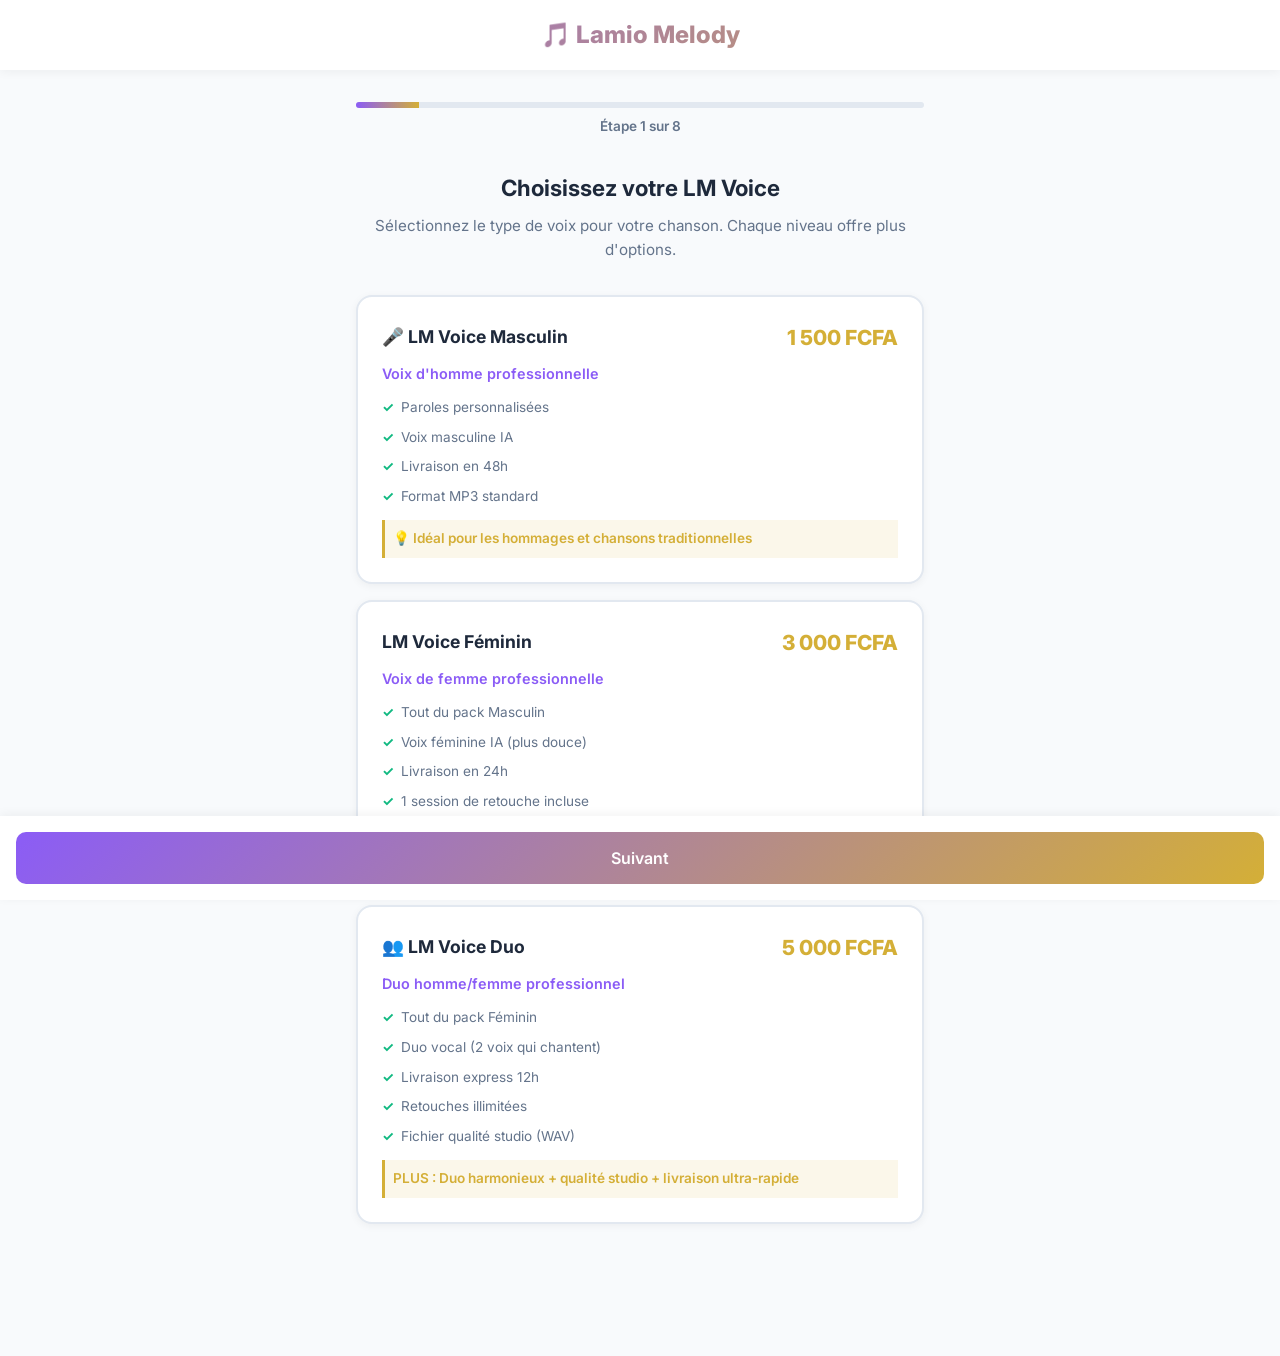
<file: commande.html>
<!DOCTYPE html>
<html lang="fr">
<head>
    <meta charset="UTF-8">
    <meta name="viewport" content="width=device-width, initial-scale=1.0">
    <title>Créer ma chanson - Lamio Melody</title>
    <link href="https://fonts.googleapis.com/css2?family=Inter:wght@400;500;600;700&display=swap" rel="stylesheet">
    <style>
        :root {
            --primary: #8b5cf6;
            --primary-dark: #7c3aed;
            --gold: #d4af37;
            --bg: #f8fafc;
            --card: #ffffff;
            --text: #1e293b;
            --text-light: #64748b;
            --border: #e2e8f0;
            --error: #ef4444;
            --success: #10b981;
        }

        * { margin: 0; padding: 0; box-sizing: border-box; font-family: 'Inter', sans-serif; }
        
        body { background: var(--bg); color: var(--text); line-height: 1.6; padding-bottom: 100px; }

        header { background: var(--card); padding: 1rem; text-align: center; box-shadow: 0 2px 10px rgba(0,0,0,0.05); position: sticky; top: 0; z-index: 100; }
        header h1 { font-size: 1.5rem; font-weight: 800; background: linear-gradient(135deg, var(--primary), var(--gold)); -webkit-background-clip: text; -webkit-text-fill-color: transparent; }

        .container { max-width: 600px; margin: 2rem auto; padding: 0 1rem; }

        .progress-container { margin-bottom: 2rem; }
        .progress-bar { height: 6px; background: var(--border); border-radius: 10px; overflow: hidden; }
        .progress-fill { height: 100%; background: linear-gradient(90deg, var(--primary), var(--gold)); width: 12.5%; transition: width 0.4s ease; }
        .step-indicator { text-align: center; margin-top: 0.5rem; font-size: 0.85rem; color: var(--text-light); font-weight: 600; }

        .step { display: none; animation: fadeIn 0.3s ease; }
        .step.active { display: block; }
        @keyframes fadeIn { from { opacity: 0; transform: translateY(10px); } to { opacity: 1; transform: translateY(0); } }

        h2 { font-size: 1.4rem; margin-bottom: 0.5rem; text-align: center; }
        .subtitle { text-align: center; color: var(--text-light); margin-bottom: 2rem; font-size: 0.95rem; }

        .grid-choices { display: grid; grid-template-columns: repeat(2, 1fr); gap: 0.75rem; margin-bottom: 1.5rem; }
        .choice-btn {
            background: var(--card); border: 2px solid var(--border); border-radius: 12px; padding: 1rem;
            text-align: center; cursor: pointer; transition: all 0.2s; font-weight: 500; font-size: 0.95rem;
            display: flex; flex-direction: column; align-items: center; gap: 0.5rem;
        }
        .choice-btn:hover { border-color: var(--primary); }
        .choice-btn.selected { border-color: var(--primary); background: #f3f0ff; color: var(--primary-dark); font-weight: 700; }
        .choice-btn .icon { font-size: 1.5rem; }

        .form-group { margin-bottom: 1.5rem; }
        label { display: block; font-weight: 600; margin-bottom: 0.5rem; font-size: 0.95rem; }
        .required::after { content: " *"; color: var(--error); }
        .optional { font-weight: 400; color: var(--text-light); font-size: 0.85rem; }
        
        input[type="text"], input[type="number"], input[type="email"], input[type="tel"], textarea, select {
            width: 100%; padding: 0.875rem; border: 2px solid var(--border); border-radius: 10px;
            font-size: 1rem; transition: border 0.2s; background: var(--card);
        }
        input:focus, textarea:focus, select:focus { outline: none; border-color: var(--primary); }
        textarea { resize: vertical; min-height: 100px; }
        .helper { font-size: 0.8rem; color: var(--text-light); margin-top: 0.25rem; }

        .autre-field { display: none; margin-top: 1rem; animation: fadeIn 0.3s; }
        .autre-field.visible { display: block; }

        /* Cartes d'offres améliorées */
        .offer-card {
            background: var(--card); border: 2px solid var(--border); border-radius: 16px; padding: 1.5rem;
            margin-bottom: 1rem; cursor: pointer; transition: all 0.3s; position: relative;
            box-shadow: 0 2px 8px rgba(0,0,0,0.05);
        }
        .offer-card:hover { transform: translateY(-3px); box-shadow: 0 8px 20px rgba(0,0,0,0.1); }
        .offer-card.selected { border-color: var(--gold); background: linear-gradient(135deg, #fffdf5, #fff); box-shadow: 0 8px 25px rgba(212, 175, 55, 0.3); }
        .offer-card.selected::after {
            content: "✓ Choisi";
            position: absolute;
            top: 10px;
            right: 10px;
            background: var(--gold);
            color: white;
            padding: 0.25rem 0.75rem;
            border-radius: 20px;
            font-size: 0.75rem;
            font-weight: 700;
        }
        .offer-header { display: flex; justify-content: space-between; align-items: center; margin-bottom: 0.5rem; }
        .offer-title { font-weight: 700; font-size: 1.1rem; display: flex; align-items: center; gap: 0.5rem; }
        .offer-price { font-weight: 800; color: var(--gold); font-size: 1.3rem; }
        .offer-voice { font-size: 0.9rem; color: var(--primary); font-weight: 600; margin-bottom: 0.5rem; }
        .offer-features { list-style: none; font-size: 0.85rem; color: var(--text-light); }
        .offer-features li { padding: 0.25rem 0; }
        .offer-features li::before { content: "✓ "; color: var(--success); font-weight: bold; margin-right: 0.25rem; }
        .offer-plus { 
            background: rgba(212, 175, 55, 0.1); 
            border-left: 3px solid var(--gold); 
            padding: 0.5rem; 
            margin-top: 0.5rem; 
            font-size: 0.85rem; 
            font-weight: 600;
            color: var(--gold);
        }

        .nav-buttons { position: fixed; bottom: 0; left: 0; right: 0; background: var(--card); padding: 1rem; display: flex; gap: 1rem; box-shadow: 0 -2px 10px rgba(0,0,0,0.05); z-index: 90; }
        .btn { flex: 1; padding: 1rem; border: none; border-radius: 10px; font-weight: 600; font-size: 1rem; cursor: pointer; transition: all 0.2s; }
        .btn-secondary { background: var(--border); color: var(--text); }
        .btn-primary { background: linear-gradient(135deg, var(--primary), var(--gold)); color: white; }
        .btn-primary:hover { opacity: 0.9; transform: translateY(-2px); }
        .btn:disabled { opacity: 0.5; cursor: not-allowed; }

        .summary-card { background: var(--card); border-radius: 16px; padding: 1.5rem; box-shadow: 0 4px 20px rgba(0,0,0,0.05); border-left: 5px solid var(--gold); margin-bottom: 1.5rem; }
        .summary-row { display: flex; justify-content: space-between; padding: 0.75rem 0; border-bottom: 1px solid var(--border); }
        .summary-row:last-child { border-bottom: none; }
        .summary-label { font-weight: 600; color: var(--text-light); font-size: 0.9rem; }
        .summary-value { font-weight: 600; color: var(--text); text-align: right; max-width: 60%; }

        .error-msg { color: var(--error); font-size: 0.85rem; margin-top: 0.5rem; display: none; }
        .error-msg.visible { display: block; }

        @media (max-width: 480px) {
            .grid-choices { grid-template-columns: 1fr 1fr; }
            .container { margin: 1rem auto; }
            .offer-price { font-size: 1.1rem; }
        }
    </style>
</head>
<body>

<header>
    <h1>🎵 Lamio Melody</h1>
</header>

<div class="container">
    <div class="progress-container">
        <div class="progress-bar"><div class="progress-fill" id="progressFill"></div></div>
        <div class="step-indicator" id="stepIndicator">Étape 1 sur 8</div>
    </div>

    <!-- ÉTAPE 1 : CHOISIR L'OFFRE/LM VOICE (NOUVELLE ÉTAPE 1) -->
    <div class="step active" id="step1">
        <h2>Choisissez votre LM Voice</h2>
        <p class="subtitle">Sélectionnez le type de voix pour votre chanson. Chaque niveau offre plus d'options.</p>
        
        <div class="offer-card" data-value="LM Voice Masculin - 1500 FCFA" data-prix="1500">
            <div class="offer-header">
                <span class="offer-title">🎤 LM Voice Masculin</span>
                <span class="offer-price">1 500 FCFA</span>
            </div>
            <div class="offer-voice">Voix d'homme professionnelle</div>
            <ul class="offer-features">
                <li>Paroles personnalisées</li>
                <li>Voix masculine IA</li>
                <li>Livraison en 48h</li>
                <li>Format MP3 standard</li>
            </ul>
            <div class="offer-plus">💡 Idéal pour les hommages et chansons traditionnelles</div>
        </div>

        <div class="offer-card" data-value="LM Voice Féminin - 3000 FCFA" data-prix="3000">
            <div class="offer-header">
                <span class="offer-title"> LM Voice Féminin</span>
                <span class="offer-price">3 000 FCFA</span>
            </div>
            <div class="offer-voice">Voix de femme professionnelle</div>
            <ul class="offer-features">
                <li>Tout du pack Masculin</li>
                <li>Voix féminine IA (plus douce)</li>
                <li>Livraison en 24h</li>
                <li>1 session de retouche incluse</li>
            </ul>
            <div class="offer-plus">✨ PLUS : Livraison 2x plus rapide + retouches possibles</div>
        </div>

        <div class="offer-card" data-value="LM Voice Duo - 5000 FCFA" data-prix="5000">
            <div class="offer-header">
                <span class="offer-title">👥 LM Voice Duo</span>
                <span class="offer-price">5 000 FCFA</span>
            </div>
            <div class="offer-voice">Duo homme/femme professionnel</div>
            <ul class="offer-features">
                <li>Tout du pack Féminin</li>
                <li>Duo vocal (2 voix qui chantent)</li>
                <li>Livraison express 12h</li>
                <li>Retouches illimitées</li>
                <li>Fichier qualité studio (WAV)</li>
            </ul>
            <div class="offer-plus"> PLUS : Duo harmonieux + qualité studio + livraison ultra-rapide</div>
        </div>
        <div class="error-msg" id="errorOffre">Veuillez choisir une offre LM Voice.</div>
    </div>

    <!-- ÉTAPE 2 : L'OCCASION -->
    <div class="step" id="step2">
        <h2>Quel type de chanson ?</h2>
        <p class="subtitle">Choisissez l'occasion pour laquelle vous créez cette chanson.</p>
        
        <div class="grid-choices" id="occasionGrid">
            <div class="choice-btn" data-value="Déclaration d'amour"><span class="icon">❤️</span>Déclaration</div>
            <div class="choice-btn" data-value="Pour mon/ma partenaire"><span class="icon">💕</span>Partenaire</div>
            <div class="choice-btn" data-value="Mariage"><span class="icon">💍</span>Mariage</div>
            <div class="choice-btn" data-value="Anniversaire"><span class="icon">🎂</span>Anniversaire</div>
            <div class="choice-btn" data-value="Naissance"><span class="icon"></span>Naissance</div>
            <div class="choice-btn" data-value="Gospel"><span class="icon">🙏</span>Gospel</div>
            <div class="choice-btn" data-value="Réussite / Diplôme"><span class="icon">🎓</span>Réussite</div>
            <div class="choice-btn" data-value="Famille"><span class="icon">👨‍👩</span>Famille</div>
            <div class="choice-btn" data-value="Hommage"><span class="icon">🕊️</span>Hommage</div>
            <div class="choice-btn" data-value="Surprise"><span class="icon">🎁</span>Surprise</div>
            <div class="choice-btn" data-value="Noël"><span class="icon"></span>Noël</div>
            <div class="choice-btn" data-value="Autre" id="btnAutreOccasion"><span class="icon">✨</span>Autre</div>
        </div>
        <div class="autre-field" id="fieldAutreOccasion">
            <label>Précisez l'occasion <span class="optional">(optionnel)</span></label>
            <input type="text" id="inputAutreOccasion" placeholder="Ex: Départ à la retraite...">
        </div>
    </div>

    <!-- ÉTAPE 3 : LA PERSONNE -->
    <div class="step" id="step3">
        <h2>Pour qui est cette chanson ?</h2>
        <p class="subtitle">Parlez-nous de la personne qui va la recevoir.</p>

        <div class="form-group">
            <label class="required">Prénom</label>
            <input type="text" id="prenom" placeholder="Ex: Grâce">
            <div class="error-msg" id="errorPrenom">Le prénom est obligatoire.</div>
        </div>

        <div class="form-group">
            <label class="required">Relation</label>
            <div class="grid-choices" id="relationGrid">
                <div class="choice-btn" data-value="Ma femme">Ma femme</div>
                <div class="choice-btn" data-value="Mon mari">Mon mari</div>
                <div class="choice-btn" data-value="Ma copine">Ma copine</div>
                <div class="choice-btn" data-value="Mon copain">Mon copain</div>
                <div class="choice-btn" data-value="Ma mère">Ma mère</div>
                <div class="choice-btn" data-value="Mon père">Mon père</div>
                <div class="choice-btn" data-value="Mon frère">Mon frère</div>
                <div class="choice-btn" data-value="Ma sœur">Ma sœur</div>
                <div class="choice-btn" data-value="Mon ami(e)">Mon ami(e)</div>
                <div class="choice-btn" data-value="Mon enfant">Mon enfant</div>
                <div class="choice-btn" data-value="Moi-même">Moi-même</div>
                <div class="choice-btn" data-value="Autre" id="btnAutreRelation">Autre</div>
            </div>
            <div class="autre-field" id="fieldAutreRelation">
                <input type="text" id="inputAutreRelation" placeholder="Précisez la relation...">
            </div>
        </div>

        <div class="form-group">
            <label>Surnom <span class="optional">(optionnel)</span></label>
            <input type="text" id="surnom" placeholder="Ex: Mon cœur, Champion...">
        </div>

        <div class="form-group">
            <label>Âge <span class="optional">(optionnel)</span></label>
            <input type="number" id="age" placeholder="Ex: 25">
        </div>
    </div>

    <!-- ÉTAPE 4 : L'HISTOIRE -->
    <div class="step" id="step4">
        <h2>L'histoire de votre chanson</h2>
        <p class="subtitle">C'est ici que nous trouvons l'inspiration pour les paroles.</p>

        <div class="form-group">
            <label class="required">Pourquoi souhaitez-vous lui offrir cette chanson ?</label>
            <textarea id="pourquoi" placeholder="Ex: Pour lui montrer à quel point elle compte pour moi..."></textarea>
            <div class="error-msg" id="errorPourquoi">Ce champ est obligatoire.</div>
        </div>

        <div class="form-group">
            <label>Quel est votre plus beau souvenir ensemble ? <span class="optional">(optionnel mais conseillé)</span></label>
            <textarea id="souvenir" placeholder="Ex: Notre rencontre à la plage de Nangui..."></textarea>
        </div>

        <div class="form-group">
            <label class="required">Que voulez-vous absolument lui dire ?</label>
            <textarea id="message" placeholder="Ex: Je t'aime plus que tout, merci d'être là..."></textarea>
            <div class="error-msg" id="errorMessage">Ce champ est obligatoire.</div>
        </div>
    </div>

    <!-- ÉTAPE 5 : ÉMOTIONS -->
    <div class="step" id="step5">
        <h2>Le ton de la chanson</h2>
        <p class="subtitle">Quelle émotion doit ressortir à l'écoute ?</p>

        <div class="grid-choices" id="tonGrid">
            <div class="choice-btn" data-value="Romantique"><span class="icon">❤️</span>Romantique</div>
            <div class="choice-btn" data-value="Joyeux"><span class="icon">😊</span>Joyeux</div>
            <div class="choice-btn" data-value="Émouvant"><span class="icon">😭</span>Émouvant</div>
            <div class="choice-btn" data-value="Spirituel"><span class="icon">🙏</span>Spirituel</div>
            <div class="choice-btn" data-value="Motivant"><span class="icon">💪</span>Motivant</div>
            <div class="choice-btn" data-value="Drôle"><span class="icon">😄</span>Drôle</div>
            <div class="choice-btn" data-value="Élégant"><span class="icon">✨</span>Élégant</div>
        </div>
    </div>

    <!-- ÉTAPE 6 : STYLE MUSICAL -->
    <div class="step" id="step6">
        <h2>Style musical</h2>
        <p class="subtitle">Choisissez le rythme qui correspond le mieux.</p>

        <div class="form-group">
            <label class="required">Style musical</label>
            <div class="grid-choices" id="styleGrid">
                <div class="choice-btn" data-value="Gospel"><span class="icon">🎤</span>Gospel</div>
                <div class="choice-btn" data-value="Afro"><span class="icon">🌍</span>Afro</div>
                <div class="choice-btn" data-value="Rumba"><span class="icon">🎷</span>Rumba</div>
                <div class="choice-btn" data-value="Pop"><span class="icon">🎶</span>Pop</div>
                <div class="choice-btn" data-value="RnB"><span class="icon">🎧</span>RnB</div>
                <div class="choice-btn" data-value="Zouk"><span class="icon">🎵</span>Zouk</div>
                <div class="choice-btn" data-value="Autre" id="btnAutreStyle" style="grid-column: span 2;"><span class="icon">✨</span>Autre</div>
            </div>
            <div class="autre-field" id="fieldAutreStyle">
                <input type="text" id="inputAutreStyle" placeholder="Précisez le style...">
            </div>
        </div>
    </div>

    <!-- ÉTAPE 7 : DÉTAILS -->
    <div class="step" id="step7">
        <h2>Les détails qui font la différence</h2>
        <p class="subtitle">Ces informations rendront la chanson 100% unique. <strong>(Tout est optionnel)</strong></p>

        <div class="form-group">
            <label>Date importante <span class="optional">(optionnel)</span></label>
            <input type="text" id="dateImportante" placeholder="Ex: 14 février 2020">
        </div>
        <div class="form-group">
            <label>Lieu important <span class="optional">(optionnel)</span></label>
            <input type="text" id="lieuImportant" placeholder="Ex: Le jardin de la maison">
        </div>
        <div class="form-group">
            <label>Phrase à intégrer <span class="optional">(optionnel)</span></label>
            <input type="text" id="phraseIntegrer" placeholder="Ex: Tu es mon soleil">
        </div>
        <div class="form-group">
            <label>Nom des enfants <span class="optional">(optionnel)</span></label>
            <input type="text" id="nomsEnfants" placeholder="Ex: Lucas et Emma">
        </div>
        <div class="form-group">
            <label>Nom de famille <span class="optional">(optionnel)</span></label>
            <input type="text" id="nomFamille" placeholder="Ex: Famille Mboumba">
        </div>
    </div>

    <!-- ÉTAPE 8 : COORDONNÉES -->
    <div class="step" id="step8">
        <h2>Vos coordonnées</h2>
        <p class="subtitle">Pour que nous puissions vous recontacter et vous livrer la chanson.</p>

        <div class="form-group">
            <label class="required">Votre prénom</label>
            <input type="text" id="clientPrenom" placeholder="Votre prénom">
            <div class="error-msg" id="errorClientPrenom">Obligatoire.</div>
        </div>
        <div class="form-group">
            <label class="required">Téléphone</label>
            <input type="tel" id="clientTel" placeholder="+242 06...">
            <div class="error-msg" id="errorClientTel">Obligatoire.</div>
        </div>
        <div class="form-group">
            <label class="required">Numéro WhatsApp</label>
            <input type="tel" id="clientWhatsapp" placeholder="+242 06...">
            <div class="error-msg" id="errorClientWhatsapp">Obligatoire.</div>
        </div>
        <div class="form-group">
            <label>Email <span class="optional">(optionnel)</span></label>
            <input type="email" id="clientEmail" placeholder="votre@email.com">
        </div>
    </div>

    <!-- ÉTAPE 9 : RÉSUMÉ -->
    <div class="step" id="step9">
        <h2>🎉 Vérifiez votre projet</h2>
        <p class="subtitle">Voici le résumé de votre commande avant envoi.</p>

        <div class="summary-card" id="summaryContent">
            <!-- Généré par JS -->
        </div>

        <div style="display: flex; gap: 1rem;">
            <button class="btn btn-secondary" onclick="prevStep()">⬅ Modifier</button>
            <button class="btn btn-primary" onclick="sendToWhatsApp()">📲 Envoyer sur WhatsApp</button>
        </div>
    </div>

</div>

<div class="nav-buttons" id="navButtons">
    <button class="btn btn-secondary" id="btnPrev" onclick="prevStep()" style="display: none;">Retour</button>
    <button class="btn btn-primary" id="btnNext" onclick="nextStep()">Suivant</button>
</div>

<script>
    let currentStep = 1;
    const totalSteps = 9;
    const formData = {};

    function setupChoiceGrid(gridId, fieldName, isSingle = true) {
        const grid = document.getElementById(gridId);
        const btns = grid.querySelectorAll('.choice-btn');
        
        btns.forEach(btn => {
            btn.addEventListener('click', () => {
                if (isSingle) {
                    btns.forEach(b => b.classList.remove('selected'));
                }
                btn.classList.toggle('selected');
                
                const val = btn.getAttribute('data-value');
                
                if (val === 'Autre') {
                    const autreFieldId = 'fieldAutre' + fieldName;
                    const field = document.getElementById(autreFieldId);
                    if(field) field.classList.add('visible');
                } else {
                    const autreFieldId = 'fieldAutre' + fieldName;
                    const field = document.getElementById(autreFieldId);
                    if(field) field.classList.remove('visible');
                }

                formData[fieldName] = val;
            });
        });
    }

    setupChoiceGrid('occasionGrid', 'occasion');
    setupChoiceGrid('relationGrid', 'relation');
    setupChoiceGrid('tonGrid', 'ton');
    setupChoiceGrid('styleGrid', 'style');

    // Gestion des offres LM Voice
    document.querySelectorAll('.offer-card').forEach(card => {
        card.addEventListener('click', () => {
            document.querySelectorAll('.offer-card').forEach(c => c.classList.remove('selected'));
            card.classList.add('selected');
            formData.offre = card.getAttribute('data-value');
            formData.prix = card.getAttribute('data-prix');
            document.getElementById('errorOffre').classList.remove('visible');
        });
    });

    function updateUI() {
        document.querySelectorAll('.step').forEach(s => s.classList.remove('active'));
        document.getElementById(`step${currentStep}`).classList.add('active');
        
        const progress = (currentStep / totalSteps) * 100;
        document.getElementById('progressFill').style.width = `${progress}%`;
        document.getElementById('stepIndicator').textContent = currentStep === totalSteps ? 'Récapitulatif' : `Étape ${currentStep} sur ${totalSteps - 1}`;

        document.getElementById('btnPrev').style.display = currentStep === 1 || currentStep === totalSteps ? 'none' : 'block';
        document.getElementById('navButtons').style.display = currentStep === totalSteps ? 'none' : 'flex';
        
        if (currentStep === totalSteps - 1) {
            document.getElementById('btnNext').textContent = 'Voir le récapitulatif';
        } else {
            document.getElementById('btnNext').textContent = 'Suivant';
        }

        window.scrollTo({ top: 0, behavior: 'smooth' });
    }

    function nextStep() {
        if (validateStep(currentStep)) {
            if (currentStep < totalSteps) {
                currentStep++;
                if (currentStep === totalSteps) generateSummary();
                updateUI();
            }
        }
    }

    function prevStep() {
        if (currentStep > 1) {
            currentStep--;
            updateUI();
        }
    }

    function showError(id, show) {
        const el = document.getElementById(id);
        if(el) el.classList.toggle('visible', show);
    }

    function validateStep(step) {
        let isValid = true;

        if (step === 1) {
            if (!formData.offre) { 
                showError('errorOffre', true); 
                isValid = false; 
                alert("Veuillez choisir une offre LM Voice pour continuer.");
            }
        }

        if (step === 2) {
            if (!formData.occasion) { 
                isValid = false; 
                alert("Veuillez sélectionner une occasion.");
            }
            if (formData.occasion === 'Autre') {
                const val = document.getElementById('inputAutreOccasion').value.trim();
                if (val) {
                    formData.occasionDetail = val;
                }
                // "Autre" n'est PLUS obligatoire - on laisse passer même si vide
            }
        }

        if (step === 3) {
            const prenom = document.getElementById('prenom').value.trim();
            if (!prenom) { showError('errorPrenom', true); isValid = false; alert("Le prénom est obligatoire."); } 
            else { formData.prenom = prenom; showError('errorPrenom', false); }
            
            if (!formData.relation) { 
                isValid = false; 
                alert("Veuillez sélectionner votre relation avec la personne.");
            }
            if (formData.relation === 'Autre') {
                const val = document.getElementById('inputAutreRelation').value.trim();
                if (val) {
                    formData.relationDetail = val;
                }
                // "Autre" relation n'est plus obligatoire
            }
            
            formData.surnom = document.getElementById('surnom').value.trim();
            formData.age = document.getElementById('age').value.trim();
        }

        if (step === 4) {
            const pourquoi = document.getElementById('pourquoi').value.trim();
            if (!pourquoi) { showError('errorPourquoi', true); isValid = false; alert("Dites-nous pourquoi vous offrez cette chanson."); } 
            else { formData.pourquoi = pourquoi; showError('errorPourquoi', false); }
            
            formData.souvenir = document.getElementById('souvenir').value.trim();
            
            const message = document.getElementById('message').value.trim();
            if (!message) { showError('errorMessage', true); isValid = false; alert("Que voulez-vous lui dire ?"); } 
            else { formData.message = message; showError('errorMessage', false); }
        }

        if (step === 5) {
            if (!formData.ton) { isValid = false; alert("Veuillez choisir un ton pour la chanson."); }
        }

        if (step === 6) {
            if (!formData.style) { isValid = false; alert("Veuillez choisir un style musical."); }
            if (formData.style === 'Autre') {
                const val = document.getElementById('inputAutreStyle').value.trim();
                if (val) {
                    formData.styleDetail = val;
                }
                // "Autre" style n'est plus obligatoire
            }
        }

        if (step === 7) {
            formData.dateImportante = document.getElementById('dateImportante').value.trim();
            formData.lieuImportant = document.getElementById('lieuImportant').value.trim();
            formData.phraseIntegrer = document.getElementById('phraseIntegrer').value.trim();
            formData.nomsEnfants = document.getElementById('nomsEnfants').value.trim();
            formData.nomFamille = document.getElementById('nomFamille').value.trim();
            // Tout est optionnel ici - pas de validation
        }

        if (step === 8) {
            const cp = document.getElementById('clientPrenom').value.trim();
            if (!cp) { showError('errorClientPrenom', true); isValid = false; alert("Votre prénom est obligatoire."); } 
            else { formData.clientPrenom = cp; showError('errorClientPrenom', false); }
            
            const ct = document.getElementById('clientTel').value.trim();
            if (!ct) { showError('errorClientTel', true); isValid = false; alert("Votre téléphone est obligatoire."); } 
            else { formData.clientTel = ct; showError('errorClientTel', false); }
            
            const cw = document.getElementById('clientWhatsapp').value.trim();
            if (!cw) { showError('errorClientWhatsapp', true); isValid = false; alert("Votre WhatsApp est obligatoire."); } 
            else { formData.clientWhatsapp = cw; showError('errorClientWhatsapp', false); }
            
            formData.clientEmail = document.getElementById('clientEmail').value.trim();
        }

        return isValid;
    }

    function generateSummary() {
        let relationAffichee = formData.relation;
        if (formData.relation === 'Autre' && formData.relationDetail) {
            relationAffichee = formData.relationDetail;
        }

        let styleAffiche = formData.style;
        if (formData.style === 'Autre' && formData.styleDetail) {
            styleAffiche = formData.styleDetail;
        }

        const rows = [
            ['🎵 LM Voice', formData.offre],
            ['💰 Prix', `${formData.prix} FCFA`],
            ['📌 Occasion', formData.occasion],
            ['👤 Destinataire', `${formData.prenom} (${relationAffichee})`],
            ['✨ Surnom / Âge', `${formData.surnom || '-'} / ${formData.age || '-'}`],
            ['❤️ Ton', formData.ton],
            ['🎶 Style', styleAffiche],
            ['📝 Pourquoi', formData.pourquoi],
            ['🌟 Souvenir', formData.souvenir || 'Non précisé'],
            ['💬 Message', formData.message],
            ['📍 Détails', `${formData.dateImportante || ''} ${formData.lieuImportant || ''} ${formData.phraseIntegrer || ''}`.trim() || 'Aucun'],
            [' Client', `${formData.clientPrenom} - ${formData.clientWhatsapp}`]
        ];

        let html = '';
        rows.forEach(([label, value]) => {
            html += `<div class="summary-row"><span class="summary-label">${label}</span><span class="summary-value">${value}</span></div>`;
        });
        document.getElementById('summaryContent').innerHTML = html;
    }

    function sendToWhatsApp() {
        let relationAffichee = formData.relation;
        if (formData.relation === 'Autre' && formData.relationDetail) {
            relationAffichee = formData.relationDetail;
        }

        let styleAffiche = formData.style;
        if (formData.style === 'Autre' && formData.styleDetail) {
            styleAffiche = formData.styleDetail;
        }

        const message = `Bonjour Lamio Melody 🎵,\n\nJe suis ${formData.clientPrenom}, je vous contacte depuis le site Lamio Melody. Je souhaite commander une chanson pour ${formData.prenom} (${relationAffichee}).\n\nVoici les détails de ma commande :\n\n` +
            `💎 LM Voice choisie : ${formData.offre}\n` +
            `💰 Prix : ${formData.prix} FCFA\n\n` +
            `📌 Occasion : ${formData.occasion}\n` +
            `👤 Destinataire : ${formData.prenom}\n` +
            `💕 Relation : ${relationAffichee}\n` +
            `${formData.surnom ? `✨ Surnom : ${formData.surnom}\n` : ''}` +
            `${formData.age ? `🎂 Âge : ${formData.age} ans\n` : ''}\n` +
            `🎶 Style : ${styleAffiche}\n` +
            `❤️ Ton : ${formData.ton}\n\n` +
            `📝 Pourquoi cette chanson :\n${formData.pourquoi}\n\n` +
            `🌟 Plus beau souvenir :\n${formData.souvenir || 'Non précisé'}\n\n` +
            `💌 Message principal :\n${formData.message}\n\n` +
            `${formData.dateImportante ? `📅 Date importante : ${formData.dateImportante}\n` : ''}` +
            `${formData.lieuImportant ? `📍 Lieu important : ${formData.lieuImportant}\n` : ''}` +
            `${formData.phraseIntegrer ? `💬 Phrase à intégrer : ${formData.phraseIntegrer}\n` : ''}\n` +
            ` Mes coordonnées :\n- Nom : ${formData.clientPrenom}\n- Tél : ${formData.clientTel}\n- WhatsApp : ${formData.clientWhatsapp}\n${formData.clientEmail ? `- Email : ${formData.clientEmail}\n` : ''}\n` +
            `Merci d'avance pour ce beau projet ! 🙏`;

        const encoded = encodeURIComponent(message);
        window.open(`https://wa.me/242065186967?text=${encoded}`, '_blank');
    }

    updateUI();
</script>

</body>
</html>
</file>
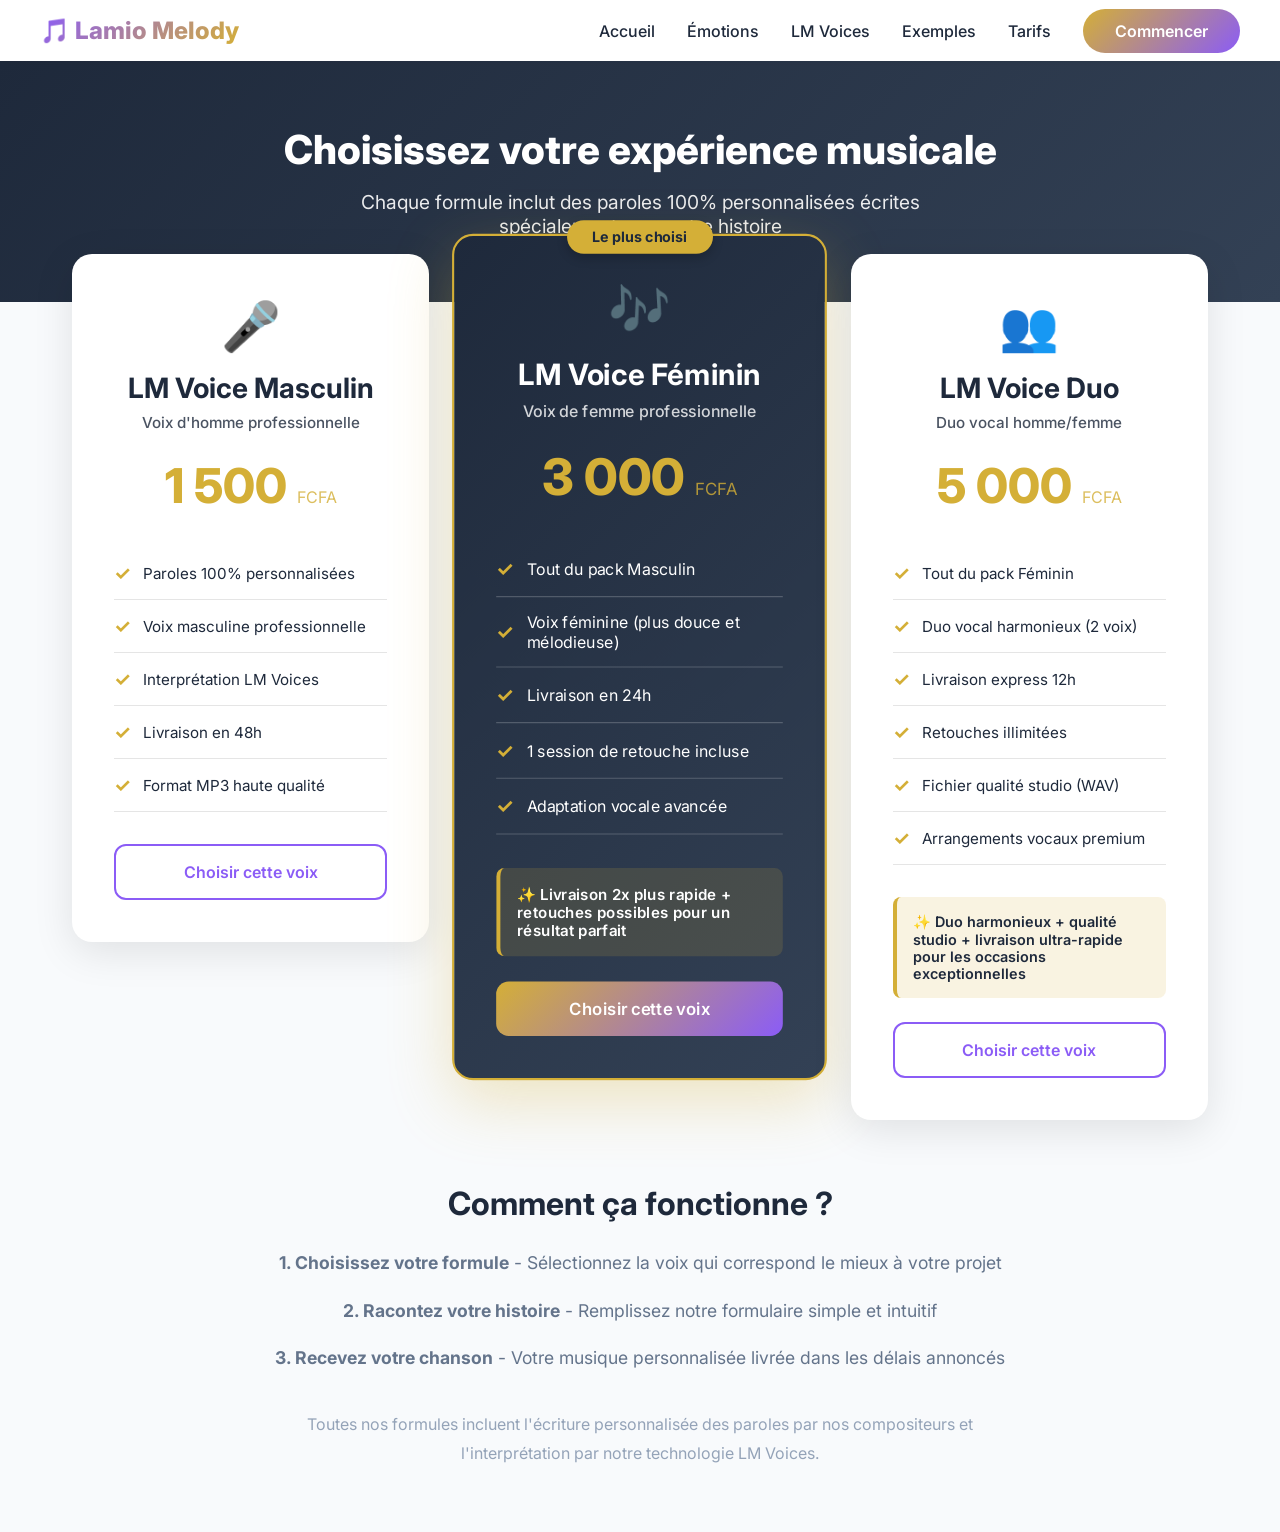
<file: tarifs.html>
<!DOCTYPE html>
<html lang="fr">
<head>
    <meta charset="UTF-8">
    <meta name="viewport" content="width=device-width, initial-scale=1.0">
    <title>Nos Tarifs - Lamio Melody</title>
    <link href="https://fonts.googleapis.com/css2?family=Inter:wght@400;500;600;700;800&display=swap" rel="stylesheet">
    <style>
        :root {
            --primary: #8b5cf6;
            --gold: #d4af37;
            --dark: #1e293b;
            --light: #f8fafc;
            --white: #ffffff;
        }

        * { margin: 0; padding: 0; box-sizing: border-box; font-family: 'Inter', sans-serif; }
        
        body { background: var(--light); color: var(--dark); }

        /* Navigation */
        .navbar {
            background: var(--white);
            padding: 1rem 2rem;
            box-shadow: 0 2px 10px rgba(0,0,0,0.05);
            position: sticky;
            top: 0;
            z-index: 100;
        }
        .nav-container {
            max-width: 1200px;
            margin: 0 auto;
            display: flex;
            justify-content: space-between;
            align-items: center;
        }
        .logo {
            font-size: 1.5rem;
            font-weight: 800;
            background: linear-gradient(135deg, var(--primary), var(--gold));
            -webkit-background-clip: text;
            -webkit-text-fill-color: transparent;
        }
        .nav-menu {
            display: flex;
            gap: 2rem;
            list-style: none;
            align-items: center;
        }
        .nav-link {
            text-decoration: none;
            color: var(--dark);
            font-weight: 500;
            transition: color 0.3s;
        }
        .nav-link:hover { color: var(--primary); }
        .btn-commencer {
            background: linear-gradient(135deg, var(--gold), var(--primary));
            color: white;
            padding: 0.75rem 2rem;
            border-radius: 50px;
            text-decoration: none;
            font-weight: 600;
            transition: transform 0.3s;
        }
        .btn-commencer:hover { transform: translateY(-2px); }

        /* Header Section */
        .header-section {
            text-align: center;
            padding: 4rem 2rem;
            background: linear-gradient(135deg, var(--dark) 0%, #334155 100%);
            color: white;
        }
        .header-section h1 {
            font-size: 2.5rem;
            margin-bottom: 1rem;
            font-weight: 800;
        }
        .header-section p {
            font-size: 1.2rem;
            opacity: 0.9;
            max-width: 600px;
            margin: 0 auto;
        }

        /* Tarifs Section */
        .pricing-section {
            max-width: 1200px;
            margin: -3rem auto 4rem;
            padding: 0 2rem;
        }

        .pricing-grid {
            display: grid;
            grid-template-columns: repeat(auto-fit, minmax(320px, 1fr));
            gap: 2rem;
            align-items: start;
        }

        .pricing-card {
            background: var(--white);
            border-radius: 20px;
            padding: 2.5rem;
            box-shadow: 0 10px 40px rgba(0,0,0,0.1);
            position: relative;
            transition: transform 0.3s;
            border: 2px solid transparent;
        }
        .pricing-card:hover {
            transform: translateY(-10px);
        }

        .pricing-card.featured {
            background: linear-gradient(135deg, var(--dark) 0%, #334155 100%);
            color: white;
            transform: scale(1.05);
            border: 2px solid var(--gold);
            box-shadow: 0 20px 60px rgba(212, 175, 55, 0.3);
        }
        .pricing-card.featured:hover {
            transform: scale(1.05) translateY(-10px);
        }

        .badge {
            position: absolute;
            top: -15px;
            left: 50%;
            transform: translateX(-50%);
            background: var(--gold);
            color: var(--dark);
            padding: 0.5rem 1.5rem;
            border-radius: 50px;
            font-weight: 700;
            font-size: 0.85rem;
            box-shadow: 0 4px 10px rgba(0,0,0,0.2);
        }

        .voice-icon {
            font-size: 3rem;
            margin-bottom: 1rem;
            text-align: center;
        }

        .pricing-card h2 {
            font-size: 1.75rem;
            text-align: center;
            margin-bottom: 0.5rem;
            font-weight: 700;
        }

        .voice-type {
            text-align: center;
            font-size: 0.95rem;
            opacity: 0.8;
            margin-bottom: 1.5rem;
            font-weight: 500;
        }

        .price {
            text-align: center;
            font-size: 3rem;
            font-weight: 800;
            margin: 1.5rem 0;
            color: var(--gold);
        }
        .pricing-card.featured .price {
            color: var(--gold);
        }
        .price span {
            font-size: 1rem;
            font-weight: 400;
            opacity: 0.8;
        }

        .features {
            list-style: none;
            margin: 2rem 0;
        }
        .features li {
            padding: 0.875rem 0;
            border-bottom: 1px solid rgba(0,0,0,0.1);
            display: flex;
            align-items: center;
            gap: 0.75rem;
            font-size: 0.95rem;
        }
        .pricing-card.featured .features li {
            border-bottom-color: rgba(255,255,255,0.2);
        }
        .features li::before {
            content: "✓";
            color: var(--gold);
            font-weight: 700;
            font-size: 1.2rem;
        }

        .plus-box {
            background: rgba(212, 175, 55, 0.15);
            border-left: 4px solid var(--gold);
            padding: 1rem;
            border-radius: 8px;
            margin: 1.5rem 0;
            font-size: 0.9rem;
            font-weight: 600;
        }
        .plus-box::before {
            content: "✨ ";
        }

        .btn-choose {
            width: 100%;
            padding: 1rem;
            border: 2px solid var(--primary);
            background: transparent;
            color: var(--primary);
            border-radius: 12px;
            font-weight: 600;
            font-size: 1rem;
            cursor: pointer;
            transition: all 0.3s;
            text-decoration: none;
            display: block;
            text-align: center;
        }
        .btn-choose:hover {
            background: var(--primary);
            color: white;
            transform: translateY(-2px);
        }

        .pricing-card.featured .btn-choose {
            background: linear-gradient(135deg, var(--gold), var(--primary));
            color: white;
            border: none;
        }
        .pricing-card.featured .btn-choose:hover {
            transform: translateY(-2px);
            box-shadow: 0 10px 30px rgba(212, 175, 55, 0.4);
        }

        /* Info Section */
        .info-section {
            max-width: 800px;
            margin: 4rem auto;
            padding: 0 2rem;
            text-align: center;
        }
        .info-section h2 {
            font-size: 2rem;
            margin-bottom: 1.5rem;
            color: var(--dark);
        }
        .info-section p {
            font-size: 1.1rem;
            color: #64748b;
            line-height: 1.8;
            margin-bottom: 1rem;
        }

        /* Responsive */
        @media (max-width: 768px) {
            .nav-menu { display: none; }
            .pricing-card.featured { transform: scale(1); }
            .pricing-card.featured:hover { transform: translateY(-10px); }
            .price { font-size: 2.5rem; }
        }
    </style>
</head>
<body>

    <nav class="navbar">
        <div class="nav-container">
            <div class="logo">🎵 Lamio Melody</div>
            <ul class="nav-menu">
                <li><a href="index.html" class="nav-link">Accueil</a></li>
                <li><a href="index.html#emotions" class="nav-link">Émotions</a></li>
                <li><a href="index.html#lm-voices" class="nav-link">LM Voices</a></li>
                <li><a href="exemples.html" class="nav-link">Exemples</a></li>
                <li><a href="tarifs.html" class="nav-link">Tarifs</a></li>
                <li><a href="commande.html" class="btn-commencer">Commencer</a></li>
            </ul>
        </div>
    </nav>

    <section class="header-section">
        <h1>Choisissez votre expérience musicale</h1>
        <p>Chaque formule inclut des paroles 100% personnalisées écrites spécialement pour votre histoire</p>
    </section>

    <section class="pricing-section">
        <div class="pricing-grid">
            <!-- LM Voice Masculin -->
            <div class="pricing-card">
                <div class="voice-icon">🎤</div>
                <h2>LM Voice Masculin</h2>
                <p class="voice-type">Voix d'homme professionnelle</p>
                <div class="price">1 500 <span>FCFA</span></div>
                <ul class="features">
                    <li>Paroles 100% personnalisées</li>
                    <li>Voix masculine professionnelle</li>
                    <li>Interprétation LM Voices</li>
                    <li>Livraison en 48h</li>
                    <li>Format MP3 haute qualité</li>
                </ul>
                <a href="commande.html" class="btn-choose">Choisir cette voix</a>
            </div>

            <!-- LM Voice Féminin -->
            <div class="pricing-card featured">
                <div class="badge">Le plus choisi</div>
                <div class="voice-icon">🎶</div>
                <h2>LM Voice Féminin</h2>
                <p class="voice-type">Voix de femme professionnelle</p>
                <div class="price">3 000 <span>FCFA</span></div>
                <ul class="features">
                    <li>Tout du pack Masculin</li>
                    <li>Voix féminine (plus douce et mélodieuse)</li>
                    <li>Livraison en 24h</li>
                    <li>1 session de retouche incluse</li>
                    <li>Adaptation vocale avancée</li>
                </ul>
                <div class="plus-box">
                    Livraison 2x plus rapide + retouches possibles pour un résultat parfait
                </div>
                <a href="commande.html" class="btn-choose">Choisir cette voix</a>
            </div>

            <!-- LM Voice Duo -->
            <div class="pricing-card">
                <div class="voice-icon">👥</div>
                <h2>LM Voice Duo</h2>
                <p class="voice-type">Duo vocal homme/femme</p>
                <div class="price">5 000 <span>FCFA</span></div>
                <ul class="features">
                    <li>Tout du pack Féminin</li>
                    <li>Duo vocal harmonieux (2 voix)</li>
                    <li>Livraison express 12h</li>
                    <li>Retouches illimitées</li>
                    <li>Fichier qualité studio (WAV)</li>
                    <li>Arrangements vocaux premium</li>
                </ul>
                <div class="plus-box">
                    Duo harmonieux + qualité studio + livraison ultra-rapide pour les occasions exceptionnelles
                </div>
                <a href="commande.html" class="btn-choose">Choisir cette voix</a>
            </div>
        </div>
    </section>

    <section class="info-section">
        <h2>Comment ça fonctionne ?</h2>
        <p><strong>1. Choisissez votre formule</strong> - Sélectionnez la voix qui correspond le mieux à votre projet</p>
        <p><strong>2. Racontez votre histoire</strong> - Remplissez notre formulaire simple et intuitif</p>
        <p><strong>3. Recevez votre chanson</strong> - Votre musique personnalisée livrée dans les délais annoncés</p>
        <br>
        <p style="font-size: 1rem; color: #94a3b8;">Toutes nos formules incluent l'écriture personnalisée des paroles par nos compositeurs et l'interprétation par notre technologie LM Voices.</p>
    </section>

</body>
</html>
</file>
